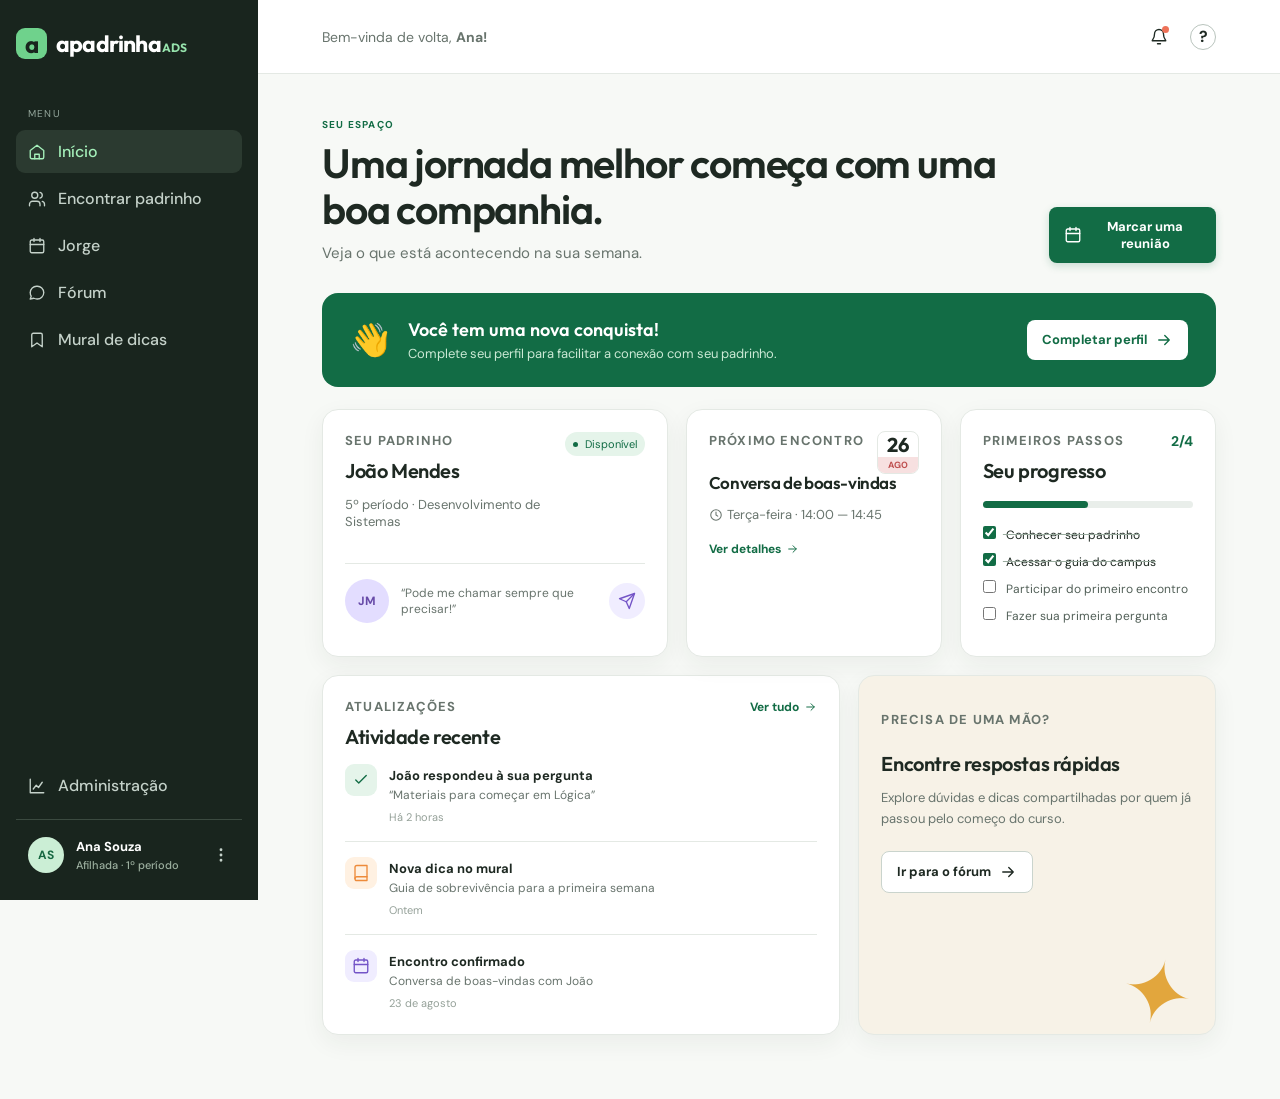
<file: index.html>
<!doctype html>
<html lang="pt-BR">
<head>
  <meta charset="utf-8" />
  <meta name="viewport" content="width=device-width, initial-scale=1" />
  <meta name="description" content="Apadrinhamento ADS IFPE" />
  <title>Apadrinhamento ADS IFPE</title>
  
  <link rel="preconnect" href="https://fonts.googleapis.com" />
  <link rel="preconnect" href="https://fonts.gstatic.com" crossorigin />
  <link href="https://fonts.googleapis.com/css2?family=DM+Sans:wght@400;500;600;700&family=Outfit:wght@500;600;700&display=swap" rel="stylesheet" />
  <link rel="stylesheet" href="style.css" />
</head>
<body>
  <div class="app-shell">
    
    <!-- BARRA LATERAL -->
    <aside class="sidebar" aria-label="Navegação principal">
      <a class="logo" href="#inicio" data-view="inicio">
        <span class="logo-mark">a</span>
        <span>apadrinha<span>ADS</span></span>
      </a>
      
      <p class="section-label">MENU</p>
      <nav>
        <button class="nav-item active" data-view="inicio">
          <i data-icon="home"></i> Início
        </button>
        <button class="nav-item" data-view="encontrar">
          <i data-icon="users"></i> Encontrar padrinho
        </button>
        <button class="nav-item" data-view="agenda">
          <i data-icon="calendar"></i> Jorge
        </button>
        <button class="nav-item" data-view="forum">
          <i data-icon="message"></i> Fórum
        </button>
        <button class="nav-item" data-view="mural">
          <i data-icon="bookmark"></i> Mural de dicas
        </button>
      </nav>
      
      <div class="sidebar-bottom">
        <button class="nav-item" data-view="admin">
          <i data-icon="chart"></i> Administração
        </button>
        <button class="profile-card" data-view="perfil">
          <span class="avatar avatar-green">AS</span>
          <span>
            <strong>Ana Souza</strong>
            <small>Afilhada · 1º período</small>
          </span>
          <i data-icon="more"></i>
        </button>
      </div>
    </aside>

    <!-- CONTEÚDO PRINCIPAL -->
    <main class="main-content">
      
      <!-- CABEÇALHO -->
      <header class="topbar">
        <button class="mobile-menu" aria-label="Abrir menu">
          <i data-icon="menu"></i>
        </button>
        <div class="breadcrumb">
          Bem-vinda de volta, <strong>Ana!</strong>
        </div>
        <div class="top-actions">
          <button class="icon-button" aria-label="Notificações">
            <i data-icon="bell"></i><b></b>
          </button>
          <button class="help-button">?</button>
        </div>
      </header>

      <!-- VIEW: INÍCIO -->
      <section class="view active" id="inicio">
        <div class="page-heading">
          <div>
            <p class="eyebrow">SEU ESPAÇO</p>
            <h1>Uma jornada melhor começa com uma boa companhia.</h1>
            <p class="subtitle">Veja o que está acontecendo na sua semana.</p>
          </div>
          <button class="primary" data-open-modal="encontro">
            <i data-icon="calendar"></i> Marcar uma reunião
          </button>
        </div>
        
        <div class="welcome-banner">
          <div>
            <span class="wave">👋</span>
            <div>
              <h2>Você tem uma nova conquista!</h2>
              <p>Complete seu perfil para facilitar a conexão com seu padrinho.</p>
            </div>
          </div>
          <button class="white-button" data-view="perfil">
            Completar perfil <i data-icon="arrow"></i>
          </button>
        </div>
        
        <div class="dashboard-grid">
          <article class="card mentor-summary">
            <div class="card-heading">
              <div>
                <p class="eyebrow">SEU PADRINHO</p>
                <h2>João Mendes</h2>
                <p>5º período · Desenvolvimento de Sistemas</p>
              </div>
              <span class="status"><b></b> Disponível</span>
            </div>
            <div class="mentor-footer">
              <div class="avatar avatar-purple large">JM</div>
              <span>“Pode me chamar sempre que precisar!”</span>
              <button class="round-button" data-toast="Mensagem aberta com João">
                <i data-icon="send"></i>
              </button>
            </div>
          </article>
          
          <article class="card meeting-card">
            <p class="eyebrow">PRÓXIMO ENCONTRO</p>
            <span class="calendar-chip">
              <strong>26</strong>
              <small>AGO</small>
            </span>
            <div>
              <h2>Conversa de boas-vindas</h2>
              <p><i data-icon="clock"></i> Terça-feira · 14:00 — 14:45</p>
              <button class="text-button" data-view="agenda">
                Ver detalhes <i data-icon="arrow"></i>
              </button>
            </div>
          </article>
          
          <article class="card checklist">
            <div class="card-heading">
              <div>
                <p class="eyebrow">PRIMEIROS PASSOS</p>
                <h2>Seu progresso</h2>
              </div>
              <strong>2/4</strong>
            </div>
            <div class="progress"><span></span></div>
            <label class="checked">
              <input type="checkbox" checked /> Conhecer seu padrinho
            </label>
            <label class="checked">
              <input type="checkbox" checked /> Acessar o guia do campus
            </label>
            <label>
              <input type="checkbox" /> Participar do primeiro encontro
            </label>
            <label>
              <input type="checkbox" /> Fazer sua primeira pergunta
            </label>
          </article>
        </div>
        
        <div class="content-columns">
          <section class="card activity">
            <div class="card-heading">
              <div>
                <p class="eyebrow">ATUALIZAÇÕES</p>
                <h2>Atividade recente</h2>
              </div>
              <button class="text-button" data-view="forum">
                Ver tudo <i data-icon="arrow"></i>
              </button>
            </div>
            <div class="activity-row">
              <span class="activity-icon green"><i data-icon="check"></i></span>
              <div>
                <strong>João respondeu à sua pergunta</strong>
                <p>“Materiais para começar em Lógica”</p>
                <small>Há 2 horas</small>
              </div>
            </div>
            <div class="activity-row">
              <span class="activity-icon orange"><i data-icon="book"></i></span>
              <div>
                <strong>Nova dica no mural</strong>
                <p>Guia de sobrevivência para a primeira semana</p>
                <small>Ontem</small>
              </div>
            </div>
            <div class="activity-row">
              <span class="activity-icon purple"><i data-icon="calendar"></i></span>
              <div>
                <strong>Encontro confirmado</strong>
                <p>Conversa de boas-vindas com João</p>
                <small>23 de agosto</small>
              </div>
            </div>
          </section>
          
          <section class="card quick-help">
            <p class="eyebrow">PRECISA DE UMA MÃO?</p>
            <h2>Encontre respostas rápidas</h2>
            <p>Explore dúvidas e dicas compartilhadas por quem já passou pelo começo do curso.</p>
            <button class="outline" data-view="forum">
              Ir para o fórum <i data-icon="arrow"></i>
            </button>
            <div class="scribble">✦</div>
          </section>
        </div>
      </section>

      <!-- VIEW: ENCONTRAR PADRINHO -->
      <section class="view" id="encontrar">
        <div class="page-heading">
          <div>
            <p class="eyebrow">CONEXÕES</p>
            <h1>Encontre o padrinho ideal para você.</h1>
            <p class="subtitle">Escolha alguém que combine com seus interesses e disponibilidade.</p>
          </div>
        </div>
        <div class="filter-bar">
          <button class="filter active">Todos</button>
          <button class="filter">Lógica e programação</button>
          <button class="filter">Carreira</button>
          <button class="filter">Rotina acadêmica</button>
          <button class="filter"><i data-icon="sliders"></i> Filtros</button>
        </div>
        <div class="mentor-grid" id="mentor-grid"></div>
      </section>

      <!-- VIEW: AGENDA -->
      <section class="view" id="agenda">
        <div class="page-heading">
          <div>
            <p class="eyebrow">AGENDA</p>
            <h1>Organize seus encontros.</h1>
            <p class="subtitle">Não deixe nenhuma conversa importante passar.</p>
          </div>
          <button class="primary" data-open-modal="encontro">
            <i data-icon="plus"></i> Novo encontro
          </button>
        </div>
        <div class="agenda-layout">
          <section class="card calendar">
            <div class="calendar-head">
              <button class="icon-button">‹</button>
              <h2>Agosto 2026</h2>
              <button class="icon-button">›</button>
            </div>
            <div class="weekdays">
              <span>DOM</span><span>SEG</span><span>TER</span><span>QUA</span>
              <span>QUI</span><span>SEX</span><span>SÁB</span>
            </div>
            <div class="days" id="calendar-days"></div>
          </section>
          
          <section class="schedule">
            <p class="eyebrow">TERÇA-FEIRA, 26 DE AGOSTO</p>
            <h2>Próximos compromissos</h2>
            <article class="event">
              <span class="time">14:00</span>
              <div>
                <span class="event-type">MENTORIA</span>
                <h3>Conversa de boas-vindas</h3>
                <p>Com João Mendes · Videochamada</p>
                <button class="text-button" data-toast="Link da videochamada copiado">
                  Entrar na sala <i data-icon="arrow"></i>
                </button>
              </div>
            </article>
            <article class="event muted-event">
              <span class="time">16:00</span>
              <div>
                <span class="event-type">PESSOAL</span>
                <h3>Revisar material de Lógica</h3>
                <p>Lembrete pessoal</p>
              </div>
            </article>
          </section>
        </div>
      </section>

      <!-- VIEW: FÓRUM -->
      <section class="view" id="forum">
        <div class="page-heading">
          <div>
            <p class="eyebrow">FÓRUM COLABORATIVO</p>
            <h1>Dúvidas compartilhadas, caminhos mais claros.</h1>
            <p class="subtitle">Pergunte, responda e aprenda com a comunidade ADS.</p>
          </div>
          <button class="primary" data-open-modal="pergunta">
            <i data-icon="plus"></i> Fazer pergunta
          </button>
        </div>
        <div class="forum-layout">
          <div>
            <div class="search">
              <i data-icon="search"></i>
              <input placeholder="Buscar dúvidas, assuntos ou palavras-chave" />
            </div>
            <div class="topic-list" id="topic-list"></div>
          </div>
          <aside class="forum-side">
            <section class="card">
              <p class="eyebrow">TÓPICOS POPULARES</p>
              <a href="#"># lógica de programação</a>
              <a href="#"># professores</a>
              <a href="#"># estágio</a>
              <a href="#"># p1 e p2</a>
              <a href="#"># vida no campus</a>
            </section>
            <section class="card author-callout">
              <span class="avatar avatar-orange">MS</span>
              <h3>Compartilhe o que você sabe</h3>
              <p>Sua experiência pode ser a resposta que alguém precisa.</p>
              <button class="outline" data-open-modal="pergunta">Criar pergunta</button>
            </section>
          </aside>
        </div>
      </section>

      <!-- VIEW: MURAL -->
      <section class="view" id="mural">
        <div class="page-heading">
          <div>
            <p class="eyebrow">MURAL DE DICAS</p>
            <h1>O que eu gostaria de ter sabido no início.</h1>
            <p class="subtitle">Guias e recomendações feitos por estudantes, para estudantes.</p>
          </div>
          <button class="primary" data-open-modal="dica">
            <i data-icon="plus"></i> Compartilhar dica
          </button>
        </div>
        <div class="featured-tip">
          <div>
            <span class="tip-tag">DESTAQUE DA SEMANA</span>
            <h2>Como sobreviver à primeira semana de ADS</h2>
            <p>Um guia honesto sobre horários, laboratórios, professores e aquele frio na barriga do primeiro dia.</p>
            <button class="white-button" data-toast="Guia aberto">
              Ler guia completo <i data-icon="arrow"></i>
            </button>
          </div>
          <span class="big-emoji">🧭</span>
        </div>
        <div class="mural-grid" id="mural-grid"></div>
      </section>

      <!-- VIEW: ADMINISTRAÇÃO -->
      <section class="view" id="admin">
        <div class="page-heading">
          <div>
            <p class="eyebrow">ADMINISTRAÇÃO</p>
            <h1>Visão geral da comunidade.</h1>
            <p class="subtitle">Acompanhe conexões, participação e pontos de atenção.</p>
          </div>
          <button class="primary" data-toast="Novo aviso criado">
            <i data-icon="plus"></i> Publicar aviso
          </button>
        </div>
        
        <div class="metrics">
          <article class="metric">
            <span class="metric-icon green"><i data-icon="users"></i></span>
            <div>
              <p>CALOUROS CADASTRADOS</p>
              <strong>86</strong>
              <small class="positive">↑ 12 nesta semana</small>
            </div>
          </article>
          <article class="metric">
            <span class="metric-icon purple"><i data-icon="heart"></i></span>
            <div>
              <p>VÍNCULOS ATIVOS</p>
              <strong>61</strong>
              <small class="positive">71% dos calouros</small>
            </div>
          </article>
          <article class="metric">
            <span class="metric-icon orange"><i data-icon="message"></i></span>
            <div>
              <p>PERGUNTAS RESPONDIDAS</p>
              <strong>142</strong>
              <small class="positive">↑ 18 esta semana</small>
            </div>
          </article>
          <article class="metric">
            <span class="metric-icon blue"><i data-icon="clock"></i></span>
            <div>
              <p>AGUARDANDO MATCH</p>
              <strong>08</strong>
              <small>Requer atenção</small>
            </div>
          </article>
        </div>
        
        <div class="admin-grid">
          <section class="card">
            <div class="card-heading">
              <div>
                <p class="eyebrow">PENDÊNCIAS</p>
                <h2>Solicitações aguardando ação</h2>
              </div>
              <button class="text-button">Ver todas <i data-icon="arrow"></i></button>
            </div>
            <div class="table">
              <div class="table-row table-head">
                <span>ESTUDANTE</span>
                <span>PERFIL</span>
                <span>SITUAÇÃO</span>
                <span></span>
              </div>
              <div class="table-row">
                <strong>Maria Clara</strong>
                <span>Afilhada</span>
                <span class="badge yellow">Sem padrinho</span>
                <button class="small-button" data-toast="Match sugerido para Maria">Atribuir</button>
              </div>
              <div class="table-row">
                <strong>Diego Alves</strong>
                <span>Padrinho</span>
                <span class="badge blue">Validar perfil</span>
                <button class="small-button" data-toast="Perfil de Diego aberto">Revisar</button>
              </div>
              <div class="table-row">
                <strong>Bianca Lima</strong>
                <span>Afilhada</span>
                <span class="badge yellow">Sem padrinho</span>
                <button class="small-button" data-toast="Match sugerido para Bianca">Atribuir</button>
              </div>
            </div>
          </section>
          
          <section class="card admin-actions">
            <p class="eyebrow">GESTÃO RÁPIDA</p>
            <button class="outline" data-toast="Gestão de usuários aberta">
              <i data-icon="users"></i> Gerenciar usuários
            </button>
            <button class="outline" data-toast="Moderação do mural aberta">
              <i data-icon="bookmark"></i> Revisar mural e fórum
            </button>
            <button class="outline" data-toast="Relatório gerado">
              <i data-icon="chart"></i> Relatório de mentorias
            </button>
          </section>
        </div>
      </section>

      <!-- VIEW: PERFIL -->
      <section class="view" id="perfil">
        <div class="page-heading">
          <div>
            <p class="eyebrow">MEU PERFIL</p>
            <h1>Conte um pouco sobre você.</h1>
            <p class="subtitle">Essas informações ajudam a tornar o apadrinhamento mais proveitoso.</p>
          </div>
        </div>
        
        <form class="profile-form card" id="profile-form">
          <div class="profile-head">
            <span class="avatar avatar-green profile-avatar">AS</span>
            <div>
              <h2>Ana Souza</h2>
              <p>ana.souza@discente.ifpe.edu.br</p>
            </div>
            <button type="button" class="outline">Alterar foto</button>
          </div>
          
          <div class="form-grid">
            <label>
              Nome completo
              <input value="Ana Souza" required />
            </label>
            <label>
              Período
              <select>
                <option>1º período</option>
                <option>2º período</option>
              </select>
            </label>
            <label>
              Interesses
              <input value="Lógica, front-end e organização" />
            </label>
            <label>
              Disponibilidade
              <select>
                <option>Tardes durante a semana</option>
                <option>Manhãs durante a semana</option>
                <option>Noites</option>
              </select>
            </label>
          </div>
          
          <label>
            O que você espera do apadrinhamento?
            <textarea>Quero me organizar melhor para o início do curso e conhecer mais sobre as disciplinas.</textarea>
          </label>
          
          <div class="form-actions">
            <button type="button" class="outline">Cancelar</button>
            <button class="primary">Salvar alterações</button>
          </div>
        </form>
      </section>
      
    </main>
  </div>

  <!-- COMPONENTES GLOBAIS (MODAL & TOAST) -->
  <div class="modal-backdrop" id="modal">
    <section class="modal">
      <button class="modal-close" aria-label="Fechar">×</button>
      <div id="modal-content"></div>
    </section>
  </div>
  
  <div class="toast" id="toast"></div>
  
  <!-- SCRIPTS -->
  <script src="app.js"></script>
</body>
</html>
</file>
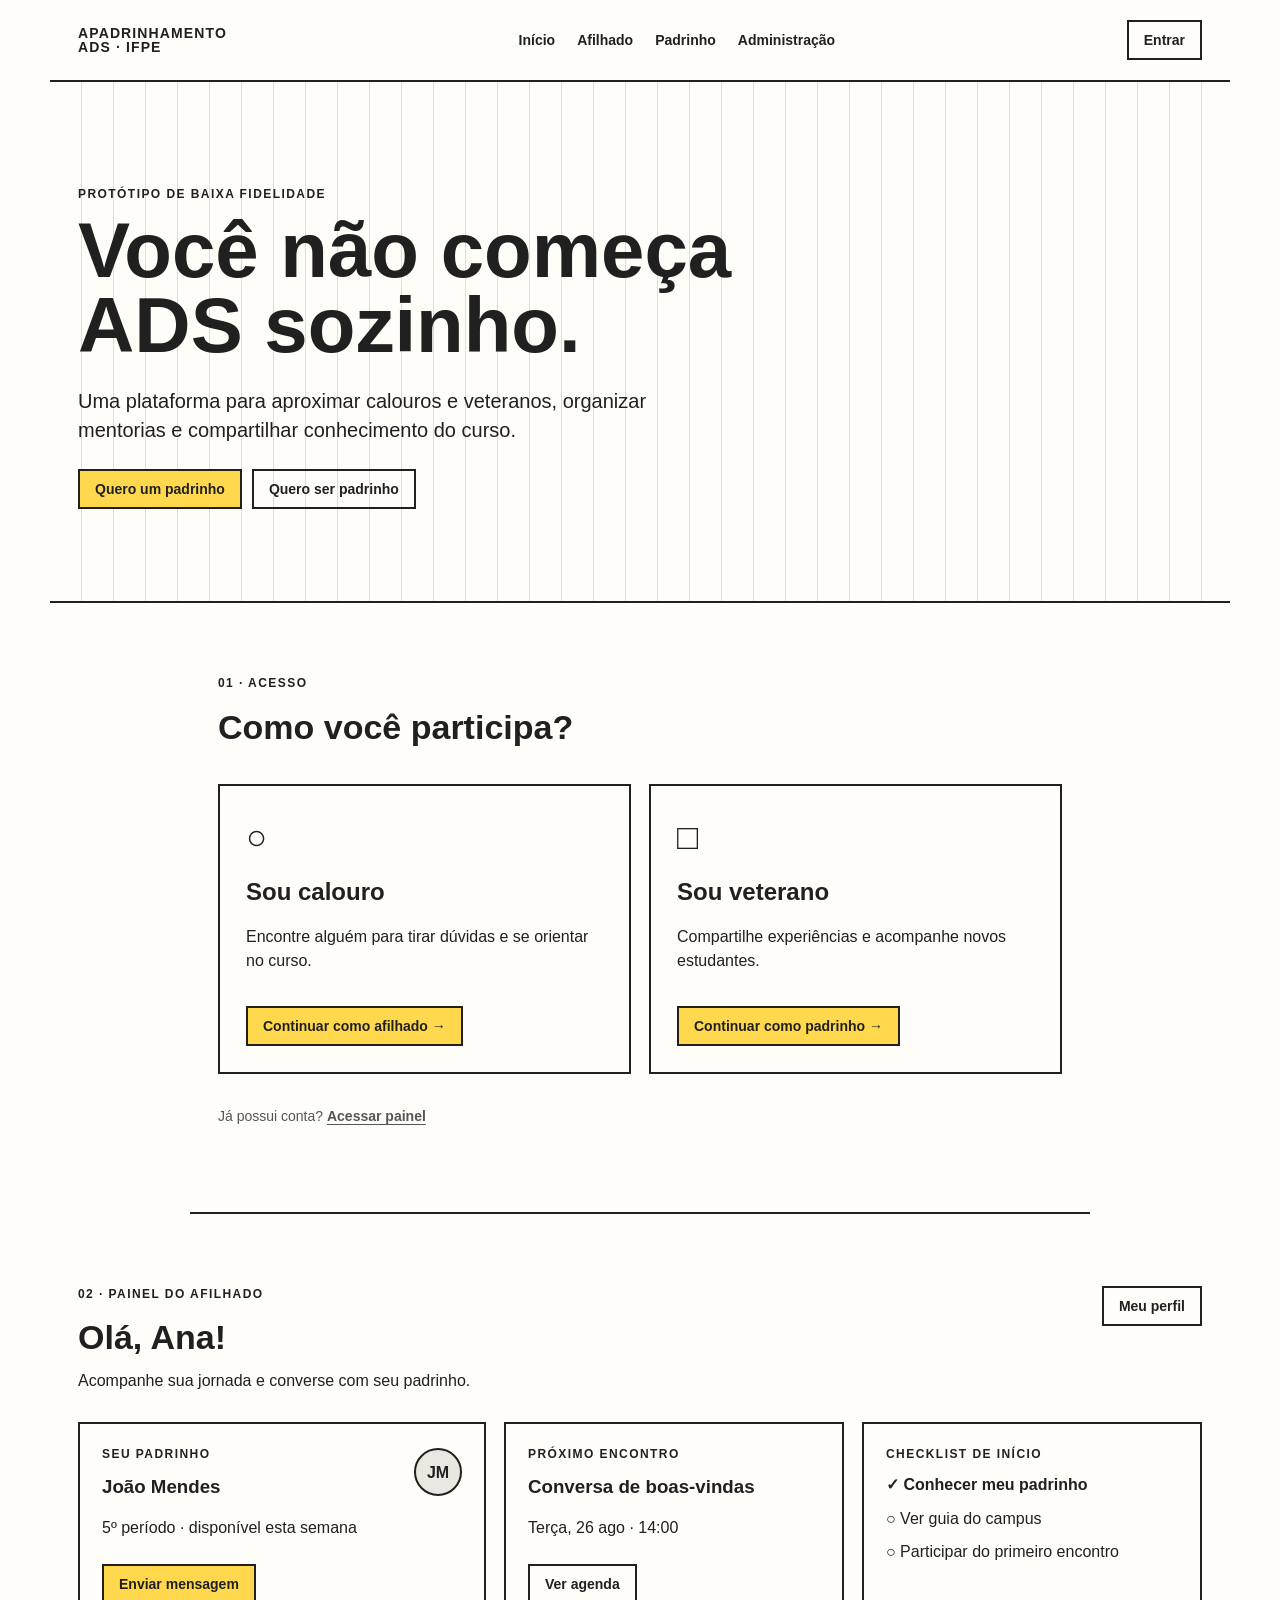
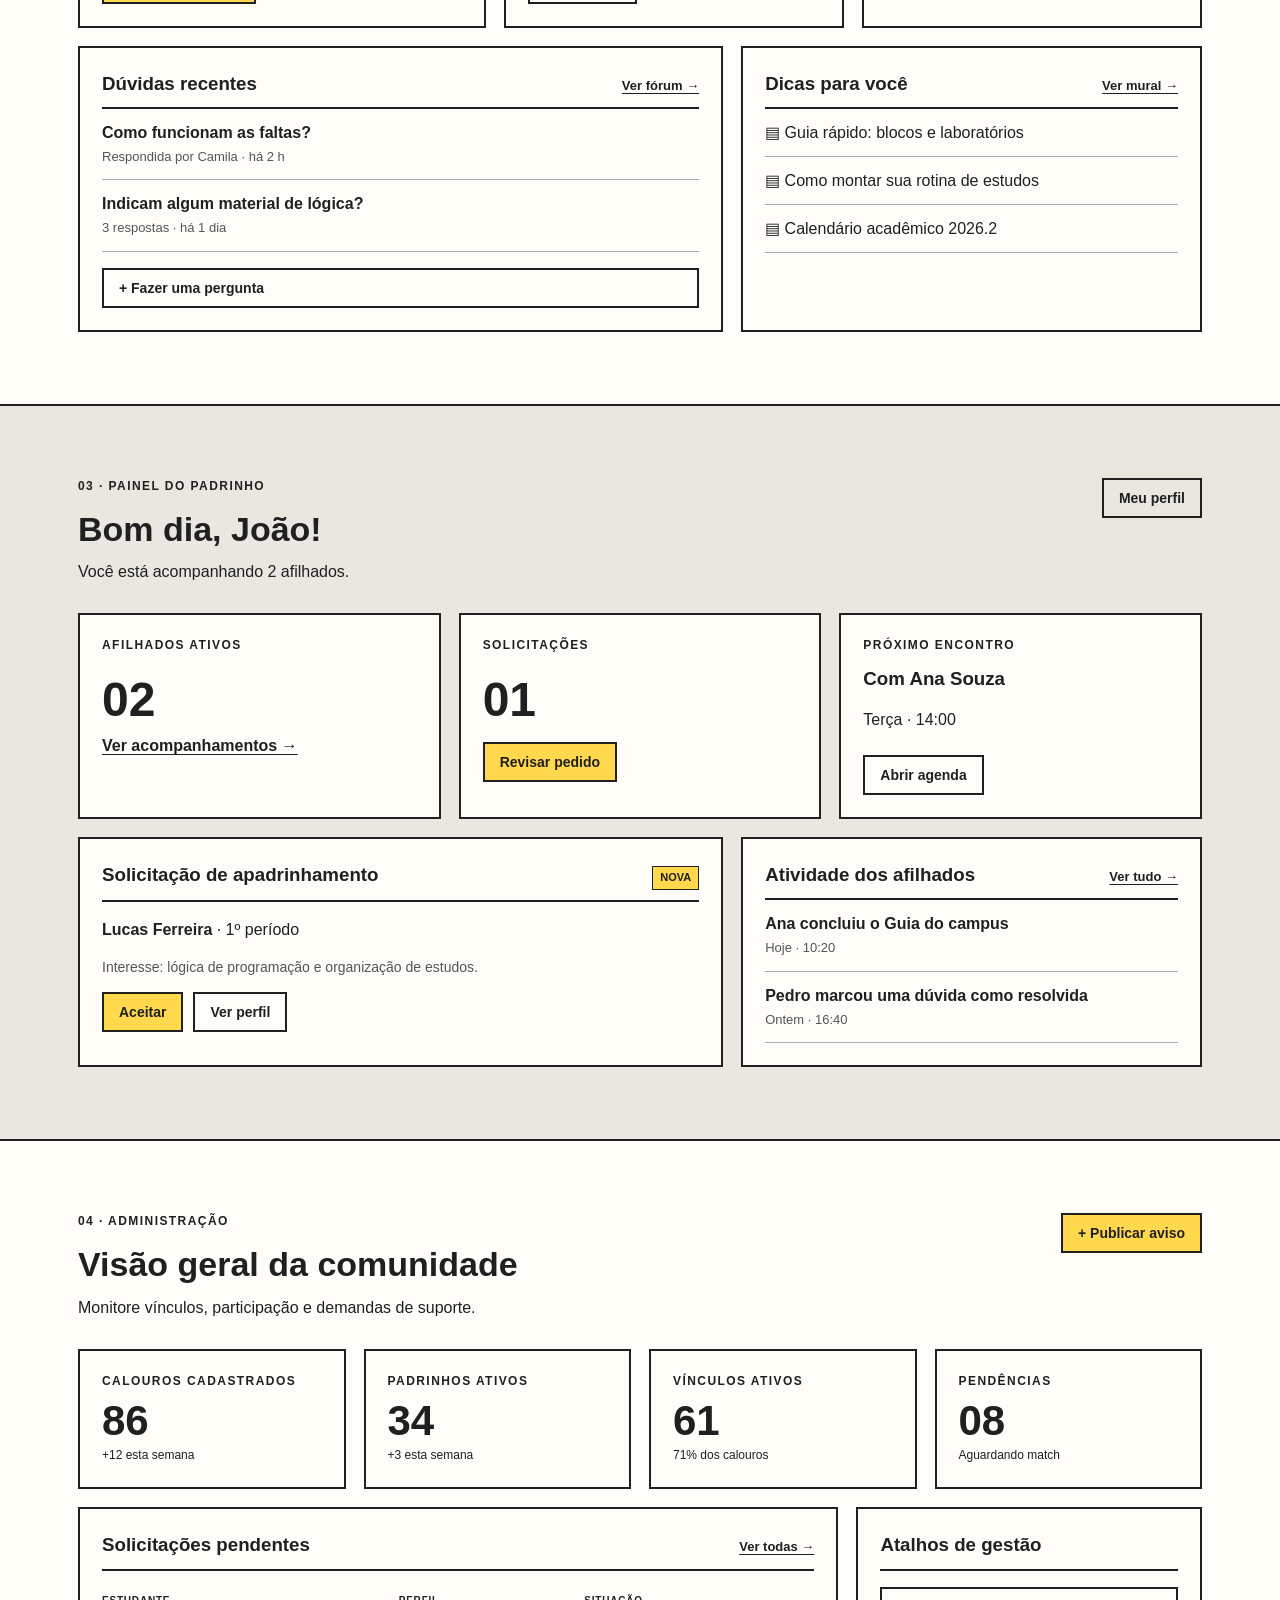
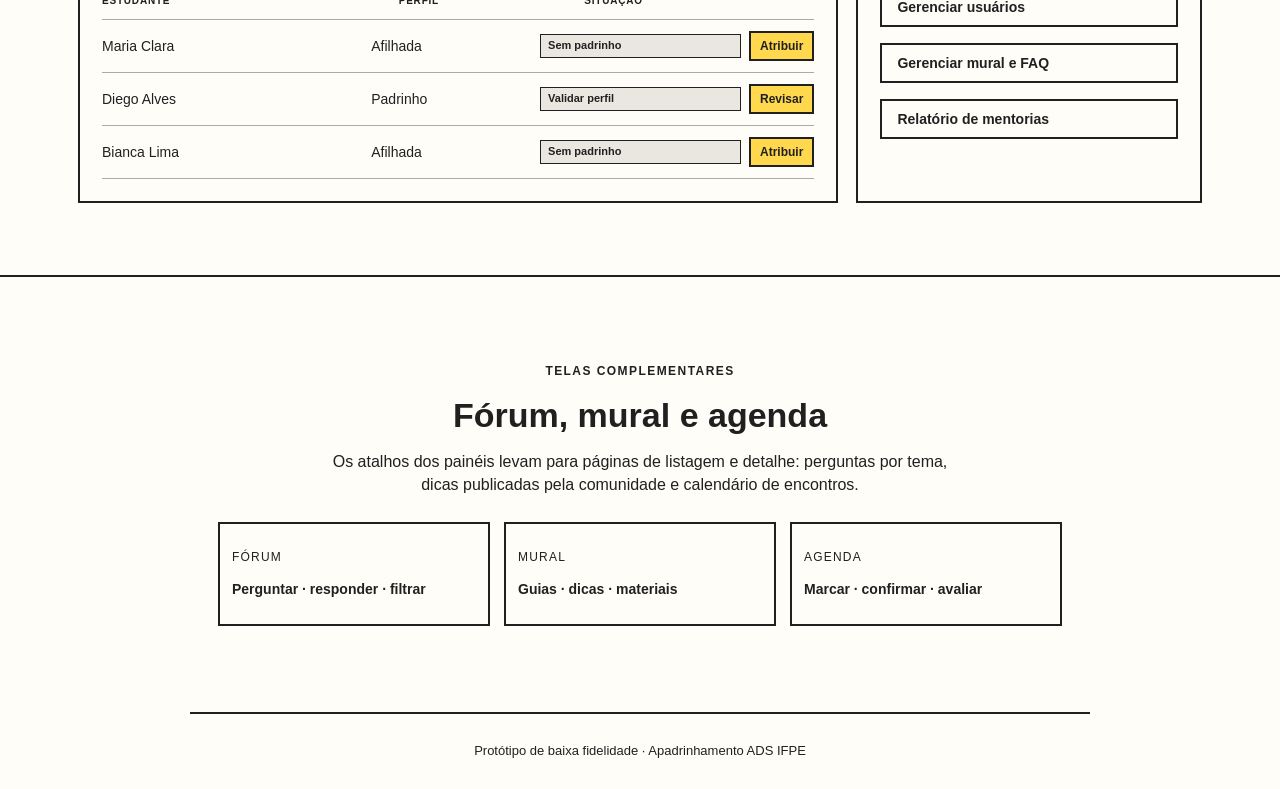
<file: prototipo/index.html>
<!doctype html>
<html lang="pt-BR">
  <head>
    <meta charset="UTF-8" />
    <meta name="viewport" content="width=device-width, initial-scale=1.0" />
    <title>Apadrinhamento ADS IFPE — Protótipo</title>
    <link rel="stylesheet" href="style.css" />
  </head>
  <body>
    <header class="topbar">
      <a class="brand" href="#inicio">APADRINHAMENTO<br /><strong>ADS · IFPE</strong></a>
      <nav aria-label="Navegação principal">
        <a href="#inicio">Início</a>
        <a href="#perfil-afiliado">Afilhado</a>
        <a href="#perfil-padrinho">Padrinho</a>
        <a href="#admin">Administração</a>
      </nav>
      <button class="outline">Entrar</button>
    </header>

    <main id="inicio">
      <section class="hero">
        <p class="eyebrow">PROTÓTIPO DE BAIXA FIDELIDADE</p>
        <h1>Você não começa ADS sozinho.</h1>
        <p>Uma plataforma para aproximar calouros e veteranos, organizar mentorias e compartilhar conhecimento do curso.</p>
        <div class="actions">
          <a class="button" href="#cadastro">Quero um padrinho</a>
          <a class="button secondary" href="#perfil-padrinho">Quero ser padrinho</a>
        </div>
      </section>

      <section id="cadastro" class="screen narrow">
        <p class="eyebrow">01 · ACESSO</p>
        <h2>Como você participa?</h2>
        <div class="choice-grid">
          <article class="choice"><span class="icon">○</span><h3>Sou calouro</h3><p>Encontre alguém para tirar dúvidas e se orientar no curso.</p><button>Continuar como afilhado →</button></article>
          <article class="choice"><span class="icon">□</span><h3>Sou veterano</h3><p>Compartilhe experiências e acompanhe novos estudantes.</p><button>Continuar como padrinho →</button></article>
        </div>
        <p class="muted">Já possui conta? <a href="#perfil-afiliado">Acessar painel</a></p>
      </section>

      <section id="perfil-afiliado" class="screen dashboard">
        <div class="screen-title"><div><p class="eyebrow">02 · PAINEL DO AFILHADO</p><h2>Olá, Ana!</h2><p>Acompanhe sua jornada e converse com seu padrinho.</p></div><button class="outline">Meu perfil</button></div>
        <div class="dashboard-grid">
          <article class="card mentor-card"><p class="label">SEU PADRINHO</p><div class="avatar">JM</div><h3>João Mendes</h3><p>5º período · disponível esta semana</p><button>Enviar mensagem</button></article>
          <article class="card agenda-card"><p class="label">PRÓXIMO ENCONTRO</p><h3>Conversa de boas-vindas</h3><p>Terça, 26 ago · 14:00</p><button class="outline">Ver agenda</button></article>
          <article class="card progress-card"><p class="label">CHECKLIST DE INÍCIO</p><p class="check done">✓ Conhecer meu padrinho</p><p class="check">○ Ver guia do campus</p><p class="check">○ Participar do primeiro encontro</p></article>
        </div>
        <div class="content-grid">
          <article class="panel"><div class="panel-head"><h3>Dúvidas recentes</h3><a href="#forum">Ver fórum →</a></div><p class="post"><strong>Como funcionam as faltas?</strong><br /><span>Respondida por Camila · há 2 h</span></p><p class="post"><strong>Indicam algum material de lógica?</strong><br /><span>3 respostas · há 1 dia</span></p><button class="outline full">+ Fazer uma pergunta</button></article>
          <article class="panel"><div class="panel-head"><h3>Dicas para você</h3><a href="#mural">Ver mural →</a></div><p class="tip">▤ Guia rápido: blocos e laboratórios</p><p class="tip">▤ Como montar sua rotina de estudos</p><p class="tip">▤ Calendário acadêmico 2026.2</p></article>
        </div>
      </section>

      <section id="perfil-padrinho" class="screen dashboard gray">
        <div class="screen-title"><div><p class="eyebrow">03 · PAINEL DO PADRINHO</p><h2>Bom dia, João!</h2><p>Você está acompanhando 2 afilhados.</p></div><button class="outline">Meu perfil</button></div>
        <div class="dashboard-grid three">
          <article class="card"><p class="label">AFILHADOS ATIVOS</p><p class="big-number">02</p><a href="#">Ver acompanhamentos →</a></article>
          <article class="card"><p class="label">SOLICITAÇÕES</p><p class="big-number">01</p><button>Revisar pedido</button></article>
          <article class="card"><p class="label">PRÓXIMO ENCONTRO</p><h3>Com Ana Souza</h3><p>Terça · 14:00</p><button class="outline">Abrir agenda</button></article>
        </div>
        <div class="content-grid">
          <article class="panel"><div class="panel-head"><h3>Solicitação de apadrinhamento</h3><span class="tag">NOVA</span></div><p><strong>Lucas Ferreira</strong> · 1º período</p><p class="muted">Interesse: lógica de programação e organização de estudos.</p><div class="actions"><button>Aceitar</button><button class="outline">Ver perfil</button></div></article>
          <article class="panel"><div class="panel-head"><h3>Atividade dos afilhados</h3><a href="#">Ver tudo →</a></div><p class="post"><strong>Ana concluiu o Guia do campus</strong><br /><span>Hoje · 10:20</span></p><p class="post"><strong>Pedro marcou uma dúvida como resolvida</strong><br /><span>Ontem · 16:40</span></p></article>
        </div>
      </section>

      <section id="admin" class="screen dashboard">
        <div class="screen-title"><div><p class="eyebrow">04 · ADMINISTRAÇÃO</p><h2>Visão geral da comunidade</h2><p>Monitore vínculos, participação e demandas de suporte.</p></div><button>+ Publicar aviso</button></div>
        <div class="metrics">
          <article><p class="label">CALOUROS CADASTRADOS</p><strong>86</strong><span>+12 esta semana</span></article>
          <article><p class="label">PADRINHOS ATIVOS</p><strong>34</strong><span>+3 esta semana</span></article>
          <article><p class="label">VÍNCULOS ATIVOS</p><strong>61</strong><span>71% dos calouros</span></article>
          <article><p class="label">PENDÊNCIAS</p><strong>08</strong><span>Aguardando match</span></article>
        </div>
        <div class="content-grid admin-grid">
          <article class="panel"><div class="panel-head"><h3>Solicitações pendentes</h3><a href="#">Ver todas →</a></div><div class="table"><div class="row head"><span>ESTUDANTE</span><span>PERFIL</span><span>SITUAÇÃO</span><span></span></div><div class="row"><span>Maria Clara</span><span>Afilhada</span><span class="tag neutral">Sem padrinho</span><button class="small">Atribuir</button></div><div class="row"><span>Diego Alves</span><span>Padrinho</span><span class="tag neutral">Validar perfil</span><button class="small">Revisar</button></div><div class="row"><span>Bianca Lima</span><span>Afilhada</span><span class="tag neutral">Sem padrinho</span><button class="small">Atribuir</button></div></div></article>
          <article class="panel"><div class="panel-head"><h3>Atalhos de gestão</h3></div><button class="outline full">Gerenciar usuários</button><button class="outline full">Gerenciar mural e FAQ</button><button class="outline full">Relatório de mentorias</button></article>
        </div>
      </section>

      <section id="forum" class="screen narrow final-callout"><p class="eyebrow">TELAS COMPLEMENTARES</p><h2>Fórum, mural e agenda</h2><p>Os atalhos dos painéis levam para páginas de listagem e detalhe: perguntas por tema, dicas publicadas pela comunidade e calendário de encontros.</p><div class="mini-screens"><div>FÓRUM<br /><strong>Perguntar · responder · filtrar</strong></div><div>MURAL<br /><strong>Guias · dicas · materiais</strong></div><div>AGENDA<br /><strong>Marcar · confirmar · avaliar</strong></div></div></section>
    </main>
    <footer>Protótipo de baixa fidelidade · Apadrinhamento ADS IFPE</footer>
  </body>
</html>
</file>
<file: style.css>
:root {
  --navy: #19251e;
  --ink: #1e2922;
  --muted: #68746d;
  --line: #e4e9e4;
  --canvas: #f7f9f6;
  --card: #fff;
  --green: #126c45;
  --green-light: #e5f4ea;
  --purple: #7354c7;
  --purple-light: #f0edff;
  --orange: #ed8b3b;
  --yellow: #f8d66c;
  --blue: #4981c8;
  --radius: 16px;
  --shadow: 0 8px 24px rgba(30,52,39,.06);
}

* {
  box-sizing: border-box;
}

body {
  margin: 0;
  background: var(--canvas);
  font-family: "DM Sans", sans-serif;
  color: var(--ink);
}

button, input, textarea, select {
  font: inherit;
}

button {
  cursor: pointer;
}

i[data-icon] {
  width: 18px;
  height: 18px;
  display: inline-flex;
  flex-shrink: 0;
}

svg {
  width: 100%;
  height: 100%;
  stroke: currentColor;
  stroke-width: 1.8;
  fill: none;
  stroke-linecap: round;
  stroke-linejoin: round;
}

.app-shell {
  display: flex;
  min-height: 100vh;
}

.sidebar {
  width: 258px;
  background: var(--navy);
  color: #dce6df;
  padding: 28px 16px 16px;
  display: flex;
  flex-direction: column;
  position: fixed;
  inset: 0 auto 0 0;
}

.logo {
  color: #fff;
  text-decoration: none;
  font: 700 23px Outfit, sans-serif;
  display: flex;
  align-items: center;
  gap: 9px;
  letter-spacing: -.8px;
}

.logo > span:last-child > span {
  color: #96e3ac;
  font-size: 12px;
  letter-spacing: 0;
  margin-left: 1px;
}

.logo-mark {
  display: grid;
  place-items: center;
  width: 31px;
  height: 31px;
  background: #6fd28c;
  color: var(--navy);
  border-radius: 9px;
  font-size: 24px;
}

.section-label {
  font-size: 10px;
  letter-spacing: 1.2px;
  color: #93a69b;
  margin: 48px 12px 10px;
}

.sidebar nav {
  display: grid;
  gap: 4px;
}

.nav-item, .profile-card {
  border: 0;
  background: transparent;
  color: #c5d2ca;
  padding: 11px 12px;
  border-radius: 9px;
  display: flex;
  align-items: center;
  gap: 12px;
  text-align: left;
  font-weight: 500;
}

.nav-item:hover, .nav-item.active {
  background: #2b3a30;
  color: #fff;
}

.nav-item.active {
  color: #a5f0ba;
}

.sidebar-bottom {
  margin-top: auto;
}

.profile-card {
  width: 100%;
  margin-top: 12px;
  border-top: 1px solid #3b4a40;
  border-radius: 0;
  padding-top: 17px;
}

.profile-card strong, .profile-card small {
  display: block;
}

.profile-card strong {
  font-size: 13px;
  color: #fff;
}

.profile-card small {
  font-size: 11px;
  color: #9caf9f;
  margin-top: 3px;
}

.profile-card i {
  margin-left: auto;
}

.avatar {
  display: inline-grid;
  place-items: center;
  width: 36px;
  height: 36px;
  border-radius: 50%;
  font-weight: 700;
  font-size: 12px;
  flex-shrink: 0;
}

.avatar-green {
  background: #cbeed5;
  color: #176842;
}

.avatar-purple {
  background: #e3ddff;
  color: #674aa8;
}

.avatar-orange {
  background: #ffdeb9;
  color: #a9510b;
}

.large {
  width: 44px;
  height: 44px;
}

.main-content {
  margin-left: 258px;
  width: calc(100% - 258px);
  min-width: 0;
}

.topbar {
  height: 74px;
  padding: 0 max(36px, 5vw);
  background: #fff;
  border-bottom: 1px solid var(--line);
  display: flex;
  align-items: center;
  justify-content: space-between;
}

.breadcrumb {
  font-size: 14px;
  color: var(--muted);
}

.top-actions {
  display: flex;
  gap: 14px;
  align-items: center;
}

.icon-button, .help-button {
  border: 0;
  background: transparent;
  color: var(--ink);
  position: relative;
  display: grid;
  place-items: center;
}

.icon-button {
  width: 35px;
  height: 35px;
  border-radius: 50%;
}

.icon-button:hover {
  background: var(--canvas);
}

.icon-button b {
  position: absolute;
  width: 7px;
  height: 7px;
  border-radius: 99px;
  background: #ee7258;
  top: 7px;
  right: 7px;
}

.help-button {
  height: 26px;
  width: 26px;
  border: 1px solid #b9c4bd;
  border-radius: 50%;
  font-weight: 700;
}

.mobile-menu {
  display: none;
}

.view {
  display: none;
  padding: 44px max(36px, 5vw) 64px;
  max-width: 1550px;
  margin: auto;
}

.view.active {
  display: block;
}

.page-heading {
  display: flex;
  justify-content: space-between;
  gap: 24px;
  align-items: flex-end;
  margin-bottom: 30px;
}

.eyebrow {
  color: var(--green);
  font-size: 10px;
  font-weight: 700;
  letter-spacing: 1.2px;
  margin: 0 0 9px;
}

.page-heading h1 {
  font: 600 clamp(28px, 3.2vw, 42px)/1.13 Outfit, sans-serif;
  letter-spacing: -1.2px;
  max-width: 790px;
  margin: 0;
}

.subtitle {
  color: var(--muted);
  margin: 10px 0 0;
  font-size: 15px;
}

.primary, .outline, .white-button, .small-button {
  border: 0;
  border-radius: 8px;
  padding: 11px 15px;
  font-weight: 700;
  font-size: 13px;
  display: inline-flex;
  align-items: center;
  justify-content: center;
  gap: 8px;
}

.primary {
  background: var(--green);
  color: #fff;
  box-shadow: 0 3px 8px rgba(18,108,69,.2);
}

.primary:hover {
  background: #0d5938;
}

.outline {
  background: #fff;
  color: var(--ink);
  border: 1px solid #cad4cd;
}

.outline:hover {
  background: var(--canvas);
}

.white-button {
  background: #fff;
  color: var(--green);
}

.welcome-banner {
  background: var(--green);
  padding: 25px 28px;
  border-radius: var(--radius);
  color: #fff;
  display: flex;
  justify-content: space-between;
  align-items: center;
  margin-bottom: 22px;
}

.welcome-banner > div {
  display: flex;
  gap: 18px;
  align-items: center;
}

.wave {
  font-size: 32px;
}

.welcome-banner h2 {
  font: 600 18px Outfit;
  margin: 0;
}

.welcome-banner p {
  margin: 4px 0 0;
  color: #cbe9d5;
  font-size: 13px;
}

.dashboard-grid {
  display: grid;
  grid-template-columns: 1.35fr 1fr 1fr;
  gap: 18px;
}

.card {
  background: var(--card);
  border: 1px solid var(--line);
  border-radius: var(--radius);
  padding: 22px;
  box-shadow: var(--shadow);
}

.card-heading {
  display: flex;
  justify-content: space-between;
  gap: 10px;
  align-items: flex-start;
}

.card h2 {
  font: 600 20px Outfit, sans-serif;
  margin: 0;
  letter-spacing: -.4px;
}

.card h3 {
  margin: 0;
}

.card p {
  color: var(--muted);
  font-size: 13px;
}

.mentor-summary {
  min-height: 203px;
}

.status {
  font-size: 11px;
  color: var(--green);
  background: var(--green-light);
  padding: 5px 8px;
  border-radius: 99px;
  white-space: nowrap;
}

.status b {
  display: inline-block;
  width: 5px;
  height: 5px;
  background: var(--green);
  border-radius: 50%;
  vertical-align: middle;
  margin-right: 4px;
}

.mentor-footer {
  display: flex;
  gap: 12px;
  align-items: center;
  border-top: 1px solid var(--line);
  padding-top: 15px;
  margin-top: 20px;
  color: var(--muted);
  font-size: 12px;
}

.round-button {
  border: 0;
  background: var(--purple-light);
  color: var(--purple);
  height: 36px;
  width: 36px;
  border-radius: 50%;
  padding: 9px;
  margin-left: auto;
}

.meeting-card {
  position: relative;
  padding-right: 20px;
}

.calendar-chip {
  position: absolute;
  right: 22px;
  top: 21px;
  text-align: center;
  border: 1px solid var(--line);
  border-radius: 8px;
  overflow: hidden;
  width: 42px;
}

.calendar-chip strong {
  display: block;
  font: 700 20px Outfit;
  line-height: 25px;
}

.calendar-chip small {
  display: block;
  background: #f7e0e0;
  color: #bf4f4f;
  font-size: 9px;
  font-weight: 700;
  padding: 2px;
}

.meeting-card h2 {
  font-size: 17px;
  margin: 23px 0 7px;
}

.meeting-card p {
  display: flex;
  gap: 4px;
  align-items: center;
}

.meeting-card p i {
  width: 14px;
}

.text-button {
  padding: 0;
  border: 0;
  color: var(--green);
  background: transparent;
  font-weight: 700;
  font-size: 12px;
  display: inline-flex;
  align-items: center;
  gap: 5px;
}

.text-button i {
  width: 13px;
}

.checklist {
  font-size: 12px;
}

.checklist .card-heading strong {
  color: var(--green);
  font-size: 14px;
}

.progress {
  height: 7px;
  background: #e9eeea;
  border-radius: 10px;
  margin: 18px 0;
}

.progress span {
  display: block;
  width: 50%;
  height: 100%;
  background: var(--green);
  border-radius: inherit;
}

.checklist label {
  display: block;
  margin: 10px 0;
  color: #526058;
}

.checklist input {
  accent-color: var(--green);
  margin: 0 7px 0 0;
}

.checklist .checked {
  color: var(--ink);
  text-decoration: line-through;
  text-decoration-color: #9aac9f;
}

.content-columns {
  display: grid;
  grid-template-columns: 1.45fr 1fr;
  gap: 18px;
  margin-top: 18px;
}

.activity-row {
  display: flex;
  gap: 12px;
  padding: 15px 0;
  border-bottom: 1px solid var(--line);
}

.activity-row:last-child {
  border-bottom: 0;
  padding-bottom: 0;
}

.activity-icon, .metric-icon {
  display: grid;
  place-items: center;
  width: 32px;
  height: 32px;
  border-radius: 9px;
}

.activity-icon.green, .metric-icon.green {
  background: var(--green-light);
  color: var(--green);
}

.activity-icon.orange, .metric-icon.orange {
  background: #fff1e2;
  color: var(--orange);
}

.activity-icon.purple, .metric-icon.purple {
  background: var(--purple-light);
  color: var(--purple);
}

.metric-icon.blue {
  background: #e6f0ff;
  color: var(--blue);
}

.activity-row strong {
  font-size: 13px;
}

.activity-row p {
  margin: 2px 0;
  font-size: 12px;
}

.activity-row small {
  color: #95a199;
  font-size: 11px;
}

.quick-help {
  position: relative;
  background: #f7f2e7;
  overflow: hidden;
}

.quick-help h2 {
  max-width: 270px;
}

.quick-help p {
  line-height: 1.6;
  max-width: 330px;
  margin: 12px 0 21px;
}

.scribble {
  position: absolute;
  right: 22px;
  bottom: -16px;
  color: #e2a63d;
  font-size: 86px;
  transform: rotate(14deg);
}

.filter-bar {
  display: flex;
  gap: 9px;
  flex-wrap: wrap;
  margin-bottom: 25px;
}

.filter {
  border: 1px solid var(--line);
  background: #fff;
  border-radius: 99px;
  padding: 9px 14px;
  font-size: 12px;
  color: #536158;
}

.filter.active, .filter:hover {
  border-color: #a5d7b4;
  background: var(--green-light);
  color: var(--green);
  font-weight: 700;
}

.mentor-grid {
  display: grid;
  grid-template-columns: repeat(3, 1fr);
  gap: 18px;
}

.mentor-card {
  padding: 22px;
}

.mentor-card .mentor-person {
  display: flex;
  gap: 12px;
  align-items: center;
}

.mentor-card h2 {
  font-size: 18px;
}

.mentor-card .course {
  font-size: 12px;
  margin: 3px 0;
}

.mentor-card .bio {
  line-height: 1.55;
  margin: 18px 0;
}

.pills {
  display: flex;
  flex-wrap: wrap;
  gap: 6px;
  margin-bottom: 18px;
}

.pill {
  font-size: 10px;
  color: #526058;
  background: var(--canvas);
  border-radius: 99px;
  padding: 5px 8px;
}

.mentor-actions {
  display: flex;
  gap: 8px;
}

.mentor-actions button {
  flex: 1;
}

.agenda-layout {
  display: grid;
  grid-template-columns: 1.35fr .9fr;
  gap: 22px;
}

.calendar {
  padding: 25px;
}

.calendar-head {
  display: flex;
  justify-content: space-between;
  align-items: center;
  margin-bottom: 25px;
}

.calendar-head h2 {
  font-size: 19px;
}

.weekdays, .days {
  display: grid;
  grid-template-columns: repeat(7, 1fr);
  text-align: center;
}

.weekdays {
  color: #90a098;
  font-size: 10px;
  font-weight: 700;
  margin-bottom: 10px;
}

.days span {
  height: 48px;
  display: grid;
  place-items: center;
  font-size: 13px;
  position: relative;
}

.days .muted-day {
  color: #bdc7c0;
}

.days .today {
  color: #fff;
  font-weight: 700;
}

.days .today:before {
  content: "";
  position: absolute;
  z-index: 0;
  width: 30px;
  height: 30px;
  background: var(--green);
  border-radius: 50%;
}

.days .today {
  isolation: isolate;
}

.days .today::after {
  content: attr(data-number);
  position: absolute;
  z-index: 1;
}

.days .has-event i {
  position: absolute;
  width: 4px;
  height: 4px;
  bottom: 4px;
  border-radius: 50%;
  background: var(--purple);
}

.schedule {
  padding: 11px 0;
}

.schedule h2 {
  font: 600 21px Outfit;
  margin: 0 0 16px;
}

.event {
  display: flex;
  gap: 15px;
  padding: 16px 0 20px;
  border-bottom: 1px solid var(--line);
}

.time {
  font-weight: 700;
  font-size: 13px;
  color: var(--green);
}

.event-type {
  font-size: 9px;
  letter-spacing: 1px;
  color: var(--purple);
  font-weight: 700;
}

.event h3 {
  font: 600 16px Outfit;
  margin: 4px 0;
}

.event p {
  font-size: 12px;
  color: var(--muted);
  margin: 4px 0 12px;
}

.muted-event {
  opacity: .56;
}

.forum-layout {
  display: grid;
  grid-template-columns: 1.7fr .65fr;
  gap: 22px;
}

.search {
  background: #fff;
  border: 1px solid var(--line);
  height: 47px;
  border-radius: 9px;
  display: flex;
  align-items: center;
  gap: 10px;
  padding: 0 14px;
  margin-bottom: 15px;
  color: #7d8d83;
}

.search input {
  border: 0;
  outline: 0;
  width: 100%;
  font-size: 13px;
}

.topic {
  background: #fff;
  border: 1px solid var(--line);
  border-radius: 12px;
  padding: 18px 20px;
  margin-bottom: 10px;
}

.topic:hover {
  border-color: #b8d6c1;
}

.topic-top {
  display: flex;
  gap: 11px;
  align-items: center;
}

.topic h2 {
  font: 600 16px Outfit;
  margin: 0;
}

.topic p {
  font-size: 13px;
  color: var(--muted);
  margin: 11px 0;
}

.topic-meta {
  display: flex;
  justify-content: space-between;
  color: #849087;
  font-size: 11px;
}

.forum-side {
  display: grid;
  gap: 17px;
  align-content: start;
}

.forum-side .card {
  padding: 20px;
}

.forum-side a {
  display: block;
  font-size: 12px;
  color: var(--green);
  font-weight: 700;
  margin: 12px 0;
  text-decoration: none;
}

.author-callout {
  text-align: center;
  background: #f1f7f2;
}

.author-callout .avatar {
  margin: auto;
}

.author-callout h3 {
  font: 600 16px Outfit;
  margin: 10px 0 0;
}

.author-callout p {
  line-height: 1.5;
}

.featured-tip {
  color: #fff;
  background: linear-gradient(115deg, #6c52b5, #8371c8);
  border-radius: var(--radius);
  padding: 34px 38px;
  min-height: 235px;
  position: relative;
  overflow: hidden;
  margin-bottom: 20px;
}

.tip-tag {
  font-size: 10px;
  font-weight: 700;
  letter-spacing: 1px;
  color: #e6dfff;
}

.featured-tip h2 {
  font: 600 30px/1.1 Outfit;
  max-width: 510px;
  margin: 14px 0 9px;
}

.featured-tip p {
  font-size: 13px;
  color: #e8e3fc;
  max-width: 520px;
  line-height: 1.6;
}

.big-emoji {
  position: absolute;
  right: 9%;
  top: 37px;
  font-size: 105px;
  filter: drop-shadow(7px 12px 1px rgba(44,27,99,.18));
}

.mural-grid {
  display: grid;
  grid-template-columns: repeat(3, 1fr);
  gap: 17px;
}

.tip-card {
  min-height: 190px;
  position: relative;
}

.tip-card .tip-icon {
  font-size: 27px;
}

.tip-card h2 {
  font-size: 17px;
  margin: 17px 0 7px;
}

.tip-card footer {
  position: absolute;
  bottom: 17px;
  left: 22px;
  right: 22px;
  display: flex;
  justify-content: space-between;
  color: var(--muted);
  font-size: 11px;
}

.metrics {
  display: grid;
  grid-template-columns: repeat(4, 1fr);
  gap: 15px;
  margin-bottom: 20px;
}

.metric {
  background: #fff;
  border: 1px solid var(--line);
  box-shadow: var(--shadow);
  border-radius: 12px;
  padding: 17px;
  display: flex;
  gap: 12px;
}

.metric p {
  font-size: 9px;
  letter-spacing: .7px;
  color: var(--muted);
  margin: 0 0 4px;
  font-weight: 700;
}

.metric strong {
  font: 600 28px Outfit;
  line-height: 1;
}

.metric small {
  display: block;
  margin-top: 5px;
  font-size: 10px;
  color: #7c8981;
}

.metric small.positive {
  color: var(--green);
}

.admin-grid {
  display: grid;
  grid-template-columns: 1.6fr .75fr;
  gap: 18px;
}

.table {
  margin-top: 18px;
}

.table-row {
  display: grid;
  grid-template-columns: 1.2fr .7fr 1fr auto;
  align-items: center;
  gap: 10px;
  border-top: 1px solid var(--line);
  padding: 13px 0;
  font-size: 12px;
}

.table-head {
  font-size: 9px;
  font-weight: 700;
  letter-spacing: 1px;
  color: var(--muted);
}

.badge {
  font-size: 10px;
  padding: 5px 8px;
  border-radius: 99px;
  width: max-content;
}

.badge.yellow {
  background: #fff5dc;
  color: #a56d00;
}

.badge.blue {
  background: #eaf2ff;
  color: #3773bb;
}

.small-button {
  background: #f2f5f2;
  border: 0;
  padding: 7px 10px;
  font-size: 11px;
}

.admin-actions {
  display: grid;
  gap: 9px;
  align-content: start;
}

.admin-actions .outline {
  justify-content: flex-start;
}

.profile-form {
  max-width: 840px;
  padding: 28px;
}

.profile-head {
  display: flex;
  align-items: center;
  gap: 15px;
  border-bottom: 1px solid var(--line);
  padding-bottom: 20px;
  margin-bottom: 22px;
}

.profile-head h2 {
  font: 600 21px Outfit;
  margin: 0;
}

.profile-head p {
  margin: 3px 0;
}

.profile-head button {
  margin-left: auto;
}

.profile-avatar {
  width: 56px;
  height: 56px;
}

.form-grid {
  display: grid;
  grid-template-columns: 1fr 1fr;
  gap: 17px;
}

.profile-form label {
  font-size: 12px;
  font-weight: 700;
  color: #4a574e;
  display: grid;
  gap: 7px;
  margin-bottom: 16px;
}

.profile-form input, .profile-form select, .profile-form textarea {
  border: 1px solid #ccd7cf;
  border-radius: 7px;
  padding: 11px;
  background: #fff;
  color: var(--ink);
  font-size: 13px;
}

.profile-form textarea {
  resize: vertical;
  min-height: 84px;
}

.form-actions {
  display: flex;
  justify-content: flex-end;
  gap: 10px;
  margin-top: 7px;
}

.modal-backdrop {
  display: none;
  position: fixed;
  inset: 0;
  background: rgba(20,33,25,.52);
  z-index: 10;
  padding: 20px;
  place-items: center;
}

.modal-backdrop.open {
  display: grid;
}

.modal {
  width: min(520px, 100%);
  background: #fff;
  border-radius: 16px;
  padding: 28px;
  position: relative;
  box-shadow: 0 16px 50px rgba(0,0,0,.2);
}

.modal-close {
  position: absolute;
  right: 15px;
  top: 10px;
  border: 0;
  background: transparent;
  font-size: 27px;
  color: #78857d;
}

.modal h2 {
  font: 600 25px Outfit;
  margin: 0 0 6px;
}

.modal p {
  color: var(--muted);
  font-size: 13px;
  margin: 0 0 20px;
}

.modal label {
  font-size: 12px;
  font-weight: 700;
  display: grid;
  gap: 6px;
  margin: 12px 0;
}

.modal input, .modal select, .modal textarea {
  border: 1px solid #cbd6ce;
  padding: 10px;
  border-radius: 7px;
}

.modal textarea {
  min-height: 85px;
  resize: vertical;
}

.modal .primary {
  margin-top: 8px;
  width: 100%;
}

.toast {
  visibility: hidden;
  opacity: 0;
  position: fixed;
  z-index: 20;
  right: 28px;
  bottom: 28px;
  background: var(--navy);
  color: #fff;
  padding: 13px 17px;
  border-radius: 9px;
  box-shadow: var(--shadow);
  font-size: 13px;
  transition: .2s;
}

.toast.show {
  visibility: visible;
  opacity: 1;
}

@media (max-width: 1100px) {
  .dashboard-grid {
    grid-template-columns: 1fr 1fr;
  }
  .checklist {
    grid-column: span 2;
  }
  .mentor-grid, .mural-grid {
    grid-template-columns: 1fr 1fr;
  }
  .metrics {
    grid-template-columns: 1fr 1fr;
  }
}

@media (max-width: 760px) {
  .sidebar {
    transform: translateX(-100%);
    z-index: 5;
    transition: .2s;
  }
  .sidebar.open {
    transform: translateX(0);
  }
  .main-content {
    margin-left: 0;
    width: 100%;
  }
  .mobile-menu {
    display: grid;
    border: 0;
    background: transparent;
  }
  .topbar {
    height: 62px;
    padding: 0 20px;
  }
  .breadcrumb {
    font-size: 12px;
  }
  .view {
    padding: 31px 18px 45px;
  }
  .page-heading {
    align-items: flex-start;
    flex-direction: column;
    margin-bottom: 22px;
  }
  .page-heading h1 {
    font-size: 29px;
  }
  .welcome-banner {
    padding: 20px;
    align-items: flex-start;
    gap: 16px;
    flex-direction: column;
  }
  .dashboard-grid, .content-columns, .agenda-layout, .forum-layout, .admin-grid {
    grid-template-columns: 1fr;
  }
  .checklist {
    grid-column: auto;
  }
  .mentor-grid, .mural-grid {
    grid-template-columns: 1fr;
  }
  .metrics {
    grid-template-columns: 1fr 1fr;
  }
  .metric {
    padding: 12px;
    gap: 8px;
  }
  .metric strong {
    font-size: 24px;
  }
  .metric-icon {
    width: 28px;
    height: 28px;
  }
  .big-emoji {
    font-size: 75px;
    right: 4%;
    top: 65px;
  }
  .featured-tip {
    padding: 27px 22px;
  }
  .featured-tip h2 {
    font-size: 25px;
    max-width: 76%;
  }
  .table-row {
    grid-template-columns: 1fr auto;
  }
  .table-row span:nth-child(2) {
    display: none;
  }
  .table-head {
    display: none;
  }
  .profile-form {
    padding: 20px;
  }
  .form-grid {
    grid-template-columns: 1fr;
  }
  .profile-head button {
    display: none;
  }
}
</file>
<file: prototipo/style.css>
:root{--ink:#202020;--paper:#fffdf8;--line:#202020;--soft:#e9e7e0;--accent:#ffd84d}*{box-sizing:border-box}html{scroll-behavior:smooth}body{margin:0;background:var(--paper);color:var(--ink);font:16px/1.45 Arial,Helvetica,sans-serif}a{color:inherit;font-weight:700;text-underline-offset:3px}.topbar{max-width:1180px;margin:auto;padding:20px 28px;display:flex;align-items:center;justify-content:space-between;border-bottom:2px solid var(--line)}.brand{text-decoration:none;line-height:1;font-size:14px;letter-spacing:.08em}.topbar nav{display:flex;gap:22px}.topbar nav a{text-decoration:none;font-size:14px}button,.button{border:2px solid var(--line);padding:10px 15px;background:var(--accent);color:var(--ink);font:700 14px Arial;cursor:pointer;text-decoration:none;display:inline-block}.outline,.secondary{background:transparent}.hero{max-width:1180px;margin:auto;padding:104px 28px 92px;border-bottom:2px solid var(--line);background-image:linear-gradient(90deg,transparent 98%,#ddd 98%);background-size:32px 32px}.eyebrow,.label{font-size:12px;font-weight:700;letter-spacing:.12em;margin:0 0 10px}.hero h1{font-size:clamp(42px,7vw,78px);line-height:.96;max-width:710px;margin:0}.hero>p:not(.eyebrow){font-size:20px;max-width:580px;margin:24px 0}.actions{display:flex;gap:10px;flex-wrap:wrap}.screen{max-width:1180px;margin:auto;padding:72px 28px;border-bottom:2px solid var(--line)}.narrow{max-width:900px}.screen h2{font-size:34px;margin:0 0 6px}.choice-grid,.dashboard-grid,.content-grid,.metrics{display:grid;gap:18px}.choice-grid{grid-template-columns:1fr 1fr;margin:32px 0}.choice{border:2px solid var(--line);padding:26px;min-height:230px}.choice .icon{font-size:35px}.choice h3{font-size:24px;margin:12px 0 5px}.choice button{margin-top:18px}.muted{color:#555;font-size:14px}.dashboard{max-width:none;padding-left:max(28px,calc((100vw - 1180px)/2 + 28px));padding-right:max(28px,calc((100vw - 1180px)/2 + 28px))}.gray{background:var(--soft)}.screen-title{display:flex;justify-content:space-between;align-items:start;margin-bottom:30px}.screen-title>div>p:last-child{margin:0}.dashboard-grid{grid-template-columns:1.2fr 1fr 1fr;margin-bottom:18px}.dashboard-grid.three{grid-template-columns:repeat(3,1fr)}.card,.panel,.metrics article{border:2px solid var(--line);padding:22px;background:var(--paper)}.mentor-card{position:relative}.avatar{height:48px;width:48px;border:2px solid var(--line);border-radius:50%;display:grid;place-items:center;font-weight:700;background:var(--soft);float:right;margin-top:-25px}.card h3{margin:6px 0}.card button{margin-top:8px}.big-number{font-size:48px;font-weight:700;margin:0}.content-grid{grid-template-columns:1.4fr 1fr}.panel-head{display:flex;gap:12px;justify-content:space-between;align-items:baseline;border-bottom:2px solid var(--line);padding-bottom:10px}.panel-head h3{margin:0}.panel-head a{font-size:13px}.post,.tip{padding:12px 0;margin:0;border-bottom:1px solid #aaa}.post span{font-size:13px;color:#555}.full{width:100%;margin-top:16px;text-align:left}.check{margin:10px 0}.done{font-weight:700}.tag{font-size:11px;font-weight:700;border:1px solid var(--line);padding:3px 7px;background:var(--accent);white-space:nowrap}.tag.neutral{background:var(--soft)}.metrics{grid-template-columns:repeat(4,1fr);margin-bottom:18px}.metrics article strong{display:block;font-size:42px;line-height:1}.metrics article span{font-size:12px}.admin-grid{grid-template-columns:2.2fr 1fr}.table{margin-top:12px}.row{display:grid;grid-template-columns:1.3fr .8fr 1fr auto;gap:8px;align-items:center;padding:11px 0;border-bottom:1px solid #aaa;font-size:14px}.row.head{font-size:10px;font-weight:700;letter-spacing:.08em}.small{padding:6px 9px;font-size:12px}.final-callout{text-align:center;padding-top:86px;padding-bottom:86px}.final-callout>p:not(.eyebrow){max-width:620px;margin:10px auto 26px}.mini-screens{display:grid;grid-template-columns:repeat(3,1fr);gap:14px}.mini-screens div{border:2px solid var(--line);padding:25px 12px;text-align:left;font-size:12px;letter-spacing:.1em}.mini-screens strong{letter-spacing:0;font-size:14px;display:block;margin-top:12px}footer{text-align:center;padding:28px;font-size:13px}@media(max-width:760px){.topbar{align-items:start}.topbar nav{display:none}.hero{padding-top:70px}.choice-grid,.dashboard-grid,.dashboard-grid.three,.content-grid,.metrics,.admin-grid{grid-template-columns:1fr}.screen-title{gap:20px}.row{grid-template-columns:1fr 1fr}.row.head{display:none}.row button{grid-column:2}.mini-screens{grid-template-columns:1fr}.hero h1{font-size:48px}}
</file>
